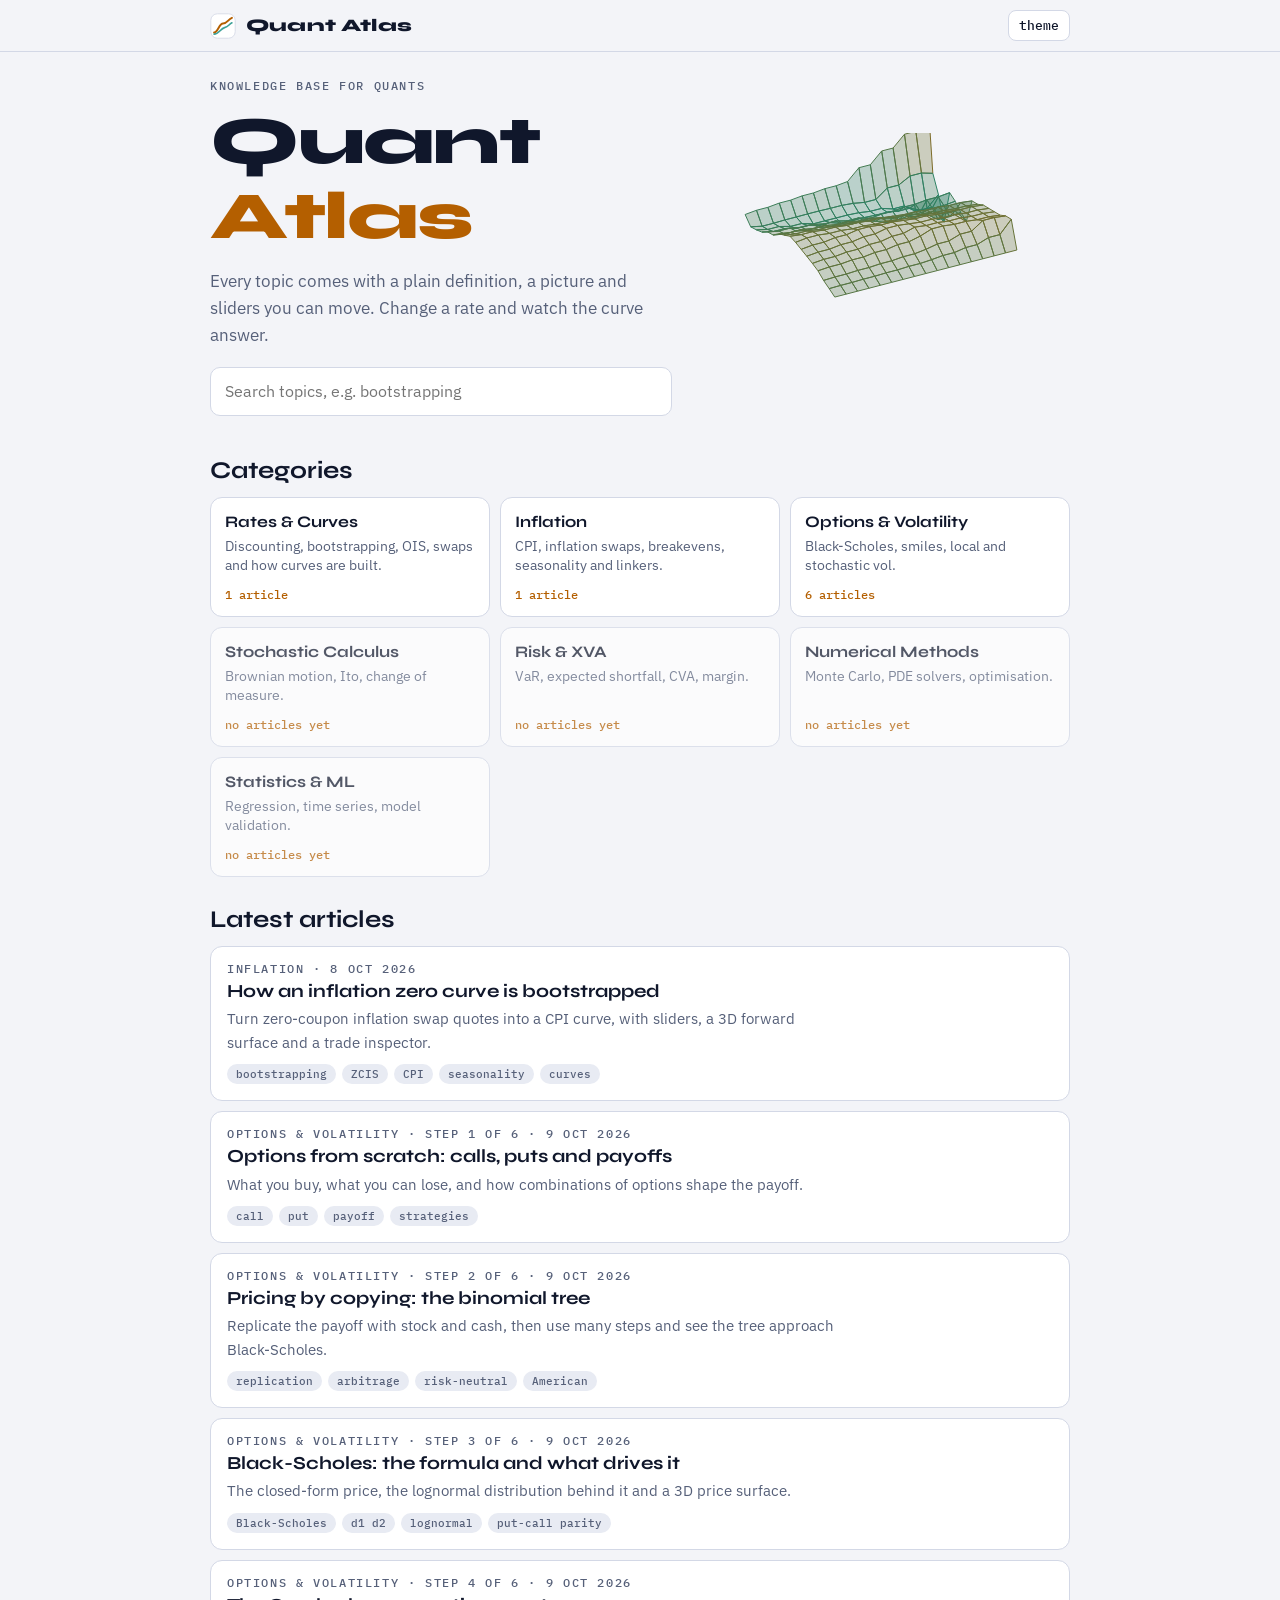
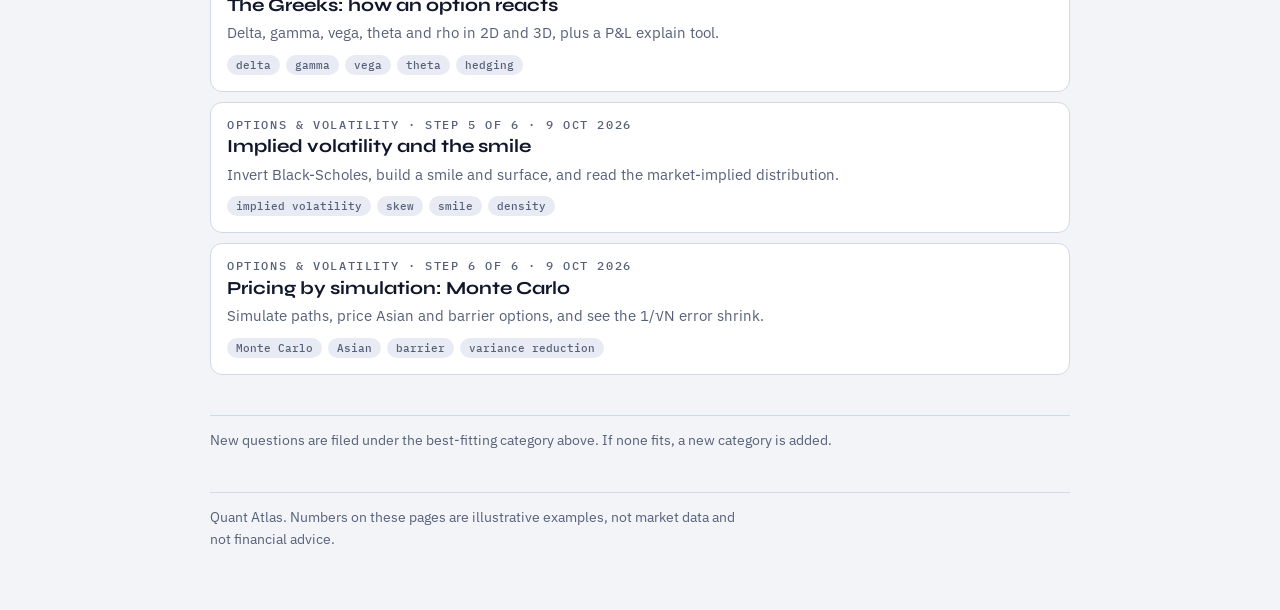
<file: index.html>
<!doctype html>
<html lang="en">
<head>
<meta charset="utf-8">
<meta name="viewport" content="width=device-width,initial-scale=1,viewport-fit=cover">
<title>Quant Atlas</title>
<meta name="description" content="An interactive knowledge base for quants: plain explanations, 2D and 3D charts and sliders for every topic.">
<meta property="og:title" content="Quant Atlas">
<meta property="og:description" content="An interactive knowledge base for quants: plain explanations, 2D and 3D charts and sliders for every topic.">
<meta property="og:type" content="website">
<link rel="icon" href="data:image/svg+xml,%3Csvg xmlns='http://www.w3.org/2000/svg' viewBox='0 0 32 32'%3E%3Crect width='32' height='32' rx='8' fill='%230c1222'/%3E%3Cpath d='M5 24C10 24 11 13 16 13S22 8 27 6' stroke='%23f4b23e' stroke-width='2.6' fill='none' stroke-linecap='round'/%3E%3C/svg%3E">
<script>try{var t=localStorage.getItem('qa-theme');if(t)document.documentElement.setAttribute('data-theme',t);}catch(e){}</script>
<link rel="preconnect" href="https://fonts.googleapis.com">
<link rel="preconnect" href="https://fonts.gstatic.com" crossorigin>
<link rel="stylesheet" href="https://fonts.googleapis.com/css2?family=IBM+Plex+Mono:wght@400;500&family=IBM+Plex+Sans:wght@400;500;600&family=Syne:wght@600;700;800&display=swap">
<link rel="stylesheet" href="assets/site.css">
</head>
<body data-page="home" data-root="">
<div id="site-header"></div>
<main class="wrap">
  <div class="hero">
    <div>
      <div class="eyebrow">Knowledge base for quants</div>
      <h1 style="margin-top:12px">Quant <em>Atlas</em></h1>
      <p class="lead">Every topic comes with a plain definition, a picture and sliders you can move. Change a rate and watch the curve answer.</p>
      <div class="search"><input id="q" type="search" placeholder="Search topics, e.g. bootstrapping" aria-label="Search articles"></div>
    </div>
    <canvas id="hero" aria-label="Rotating wireframe of a forward inflation surface" role="img"></canvas>
  </div>
  <h2 class="sect-title">Categories</h2>
  <div class="cats" id="catGrid"></div>
  <h2 class="sect-title" id="listTitle">Latest articles</h2>
  <div class="list" id="homeList"></div>
  <p class="foot">New questions are filed under the best-fitting category above. If none fits, a new category is added.</p>
</main>
<footer class="foot"><p>Quant Atlas. Numbers on these pages are illustrative examples, not market data and not financial advice.</p></footer>
<script src="assets/registry.js"></script>
<script src="assets/site.js"></script>
<script src="assets/inflation-core.js"></script>
<script src="assets/home.js"></script>
</body>
</html>
</file>
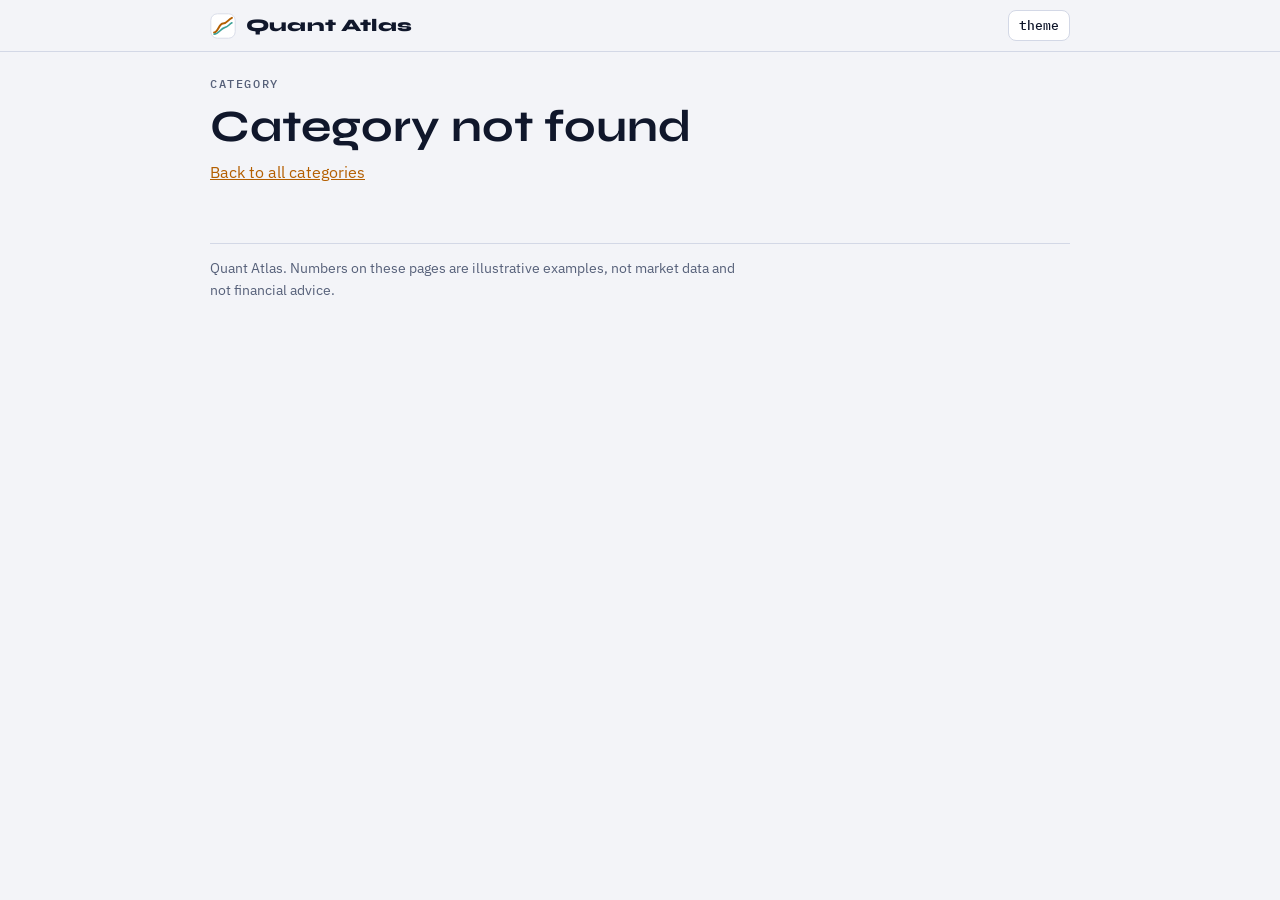
<file: category.html>
<!doctype html>
<html lang="en">
<head>
<meta charset="utf-8">
<meta name="viewport" content="width=device-width,initial-scale=1,viewport-fit=cover">
<title>Category · Quant Atlas</title>
<meta name="description" content="Articles in this category.">
<meta property="og:title" content="Category · Quant Atlas">
<meta property="og:description" content="Articles in this category.">
<meta property="og:type" content="website">
<link rel="icon" href="data:image/svg+xml,%3Csvg xmlns='http://www.w3.org/2000/svg' viewBox='0 0 32 32'%3E%3Crect width='32' height='32' rx='8' fill='%230c1222'/%3E%3Cpath d='M5 24C10 24 11 13 16 13S22 8 27 6' stroke='%23f4b23e' stroke-width='2.6' fill='none' stroke-linecap='round'/%3E%3C/svg%3E">
<script>try{var t=localStorage.getItem('qa-theme');if(t)document.documentElement.setAttribute('data-theme',t);}catch(e){}</script>
<link rel="preconnect" href="https://fonts.googleapis.com">
<link rel="preconnect" href="https://fonts.gstatic.com" crossorigin>
<link rel="stylesheet" href="https://fonts.googleapis.com/css2?family=IBM+Plex+Mono:wght@400;500&family=IBM+Plex+Sans:wght@400;500;600&family=Syne:wght@600;700;800&display=swap">
<link rel="stylesheet" href="assets/site.css">
</head>
<body data-page="category" data-root="">
<div id="site-header"></div>
<main class="wrap">
  <div class="kick"><span class="eyebrow">Category</span></div>
  <h1 id="catTitle" style="font-size:clamp(1.9rem,6vw,2.8rem);margin:12px 0 8px"></h1>
  <p id="catBlurb" class="sub" style="color:var(--muted)"></p>
  <div class="list" id="catList" style="margin-top:18px"></div>
</main>
<footer class="foot"><p>Quant Atlas. Numbers on these pages are illustrative examples, not market data and not financial advice.</p></footer>
<script src="assets/registry.js"></script>
<script src="assets/site.js"></script>
<script src="assets/home.js"></script>
</body>
</html>
</file>
<file: assets/site.css>
/* Quant Atlas styles. Page-level reset first (the single-page version got this from its host). */
:root{color-scheme:light;padding-top:env(safe-area-inset-top,0px);padding-bottom:env(safe-area-inset-bottom,0px)}
html{-webkit-text-size-adjust:100%}
body{margin:0}
img{max-width:100%}
[hidden]{display:none!important}
/* Layout: sticky slim header, hero with a rotating forward-inflation wireframe, category grid, then single-column article with a lab of linked charts. */
:root{
  --bg:#f3f4f8; --surface:#ffffff; --surface2:#e8ebf3; --ink:#10172b; --muted:#566079; --line:#d3d8e6;
  --accent:#b45f00; --accent-soft:#f6e6d2; --c1:#0b8a7e; --c2:#c93a5f; --c3:#5b50e0;
  --display:'Syne','Segoe UI',system-ui,sans-serif; --body:'IBM Plex Sans','Segoe UI',system-ui,sans-serif; --mono:'IBM Plex Mono',ui-monospace,Menlo,Consolas,monospace;
}
@media (prefers-color-scheme: dark){ :root:not([data-theme="light"]){
  --bg:#0c1222; --surface:#141b30; --surface2:#1c2540; --ink:#e7ebf6; --muted:#98a3c0; --line:#2a3454;
  --accent:#f4b23e; --accent-soft:#3a2f1a; --c1:#43d1c0; --c2:#f2708f; --c3:#9a93ff; color-scheme:dark; } }
:root[data-theme="dark"]{
  --bg:#0c1222; --surface:#141b30; --surface2:#1c2540; --ink:#e7ebf6; --muted:#98a3c0; --line:#2a3454;
  --accent:#f4b23e; --accent-soft:#3a2f1a; --c1:#43d1c0; --c2:#f2708f; --c3:#9a93ff; color-scheme:dark; }

*{box-sizing:border-box}
body{background:var(--bg);color:var(--ink);font:400 16px/1.6 var(--body);padding-inline:16px;padding-block:0 48px}
.wrap{max-width:860px;margin-inline:auto}
h1,h2,h3{font-family:var(--display);line-height:1.12;text-wrap:balance;margin:0}
p{margin:0 0 .9em;max-width:68ch}
a{color:var(--accent)}
button{font:inherit;color:inherit;cursor:pointer}
:focus-visible{outline:2px solid var(--accent);outline-offset:2px}
.mono{font-family:var(--mono)}
.eyebrow{font:500 .72rem/1 var(--mono);letter-spacing:.14em;text-transform:uppercase;color:var(--muted)}

/* header */
.top{position:sticky;top:env(safe-area-inset-top,0px);z-index:20;background:var(--bg);border-bottom:1px solid var(--line);margin-inline:-16px;padding:10px 16px}
.top .wrap{display:flex;align-items:center;gap:12px}
.brand{display:flex;align-items:center;gap:10px;background:none;border:0;padding:0;font:800 1.1rem var(--display);letter-spacing:.01em}
.brand svg{width:26px;height:26px}
.spacer{flex:1}
.iconbtn{background:var(--surface);border:1px solid var(--line);border-radius:8px;padding:6px 10px;font:500 .8rem var(--mono)}
.crumbs{display:flex;gap:6px;align-items:center;font:500 .78rem var(--mono);color:var(--muted);min-width:0}
.crumbs button{background:none;border:0;padding:0;color:var(--muted);text-decoration:underline;text-underline-offset:3px}

/* hero */
.hero{display:grid;grid-template-columns:1.1fr .9fr;gap:20px;align-items:center;padding-block:28px 12px}
.hero h1{font-size:clamp(2.4rem,9vw,4.2rem);font-weight:800;letter-spacing:-.02em}
.hero h1 em{font-style:normal;color:var(--accent)}
.hero p.lead{font-size:1.05rem;color:var(--muted);margin-top:14px}
.hero canvas{width:100%;height:230px;display:block}
.search{margin-top:18px;display:flex;gap:8px}
.search input{flex:1;min-width:0;background:var(--surface);border:1px solid var(--line);border-radius:10px;padding:11px 14px;font:inherit;color:var(--ink)}
@media (max-width:640px){.hero{grid-template-columns:1fr}.hero canvas{height:200px;order:-1}}

/* category grid */
.sect-title{margin:30px 0 12px}
.cats{display:grid;grid-template-columns:repeat(auto-fill,minmax(210px,1fr));gap:10px}
.cat{text-align:left;background:var(--surface);border:1px solid var(--line);border-radius:12px;padding:14px;display:flex;flex-direction:column;gap:6px;min-width:0}
.cat:hover{border-color:var(--accent)}
.cat b{font:700 1rem var(--display)}
.cat span.d{font-size:.85rem;color:var(--muted);line-height:1.4}
.cat .n{font:500 .72rem var(--mono);color:var(--accent);margin-top:auto;padding-top:6px}
.cat.empty{opacity:.7}
.list{display:flex;flex-direction:column;gap:10px}
.art{display:block;width:100%;text-align:left;background:var(--surface);border:1px solid var(--line);border-radius:12px;padding:16px}
.art:hover{border-color:var(--accent)}
.art h3{font-size:1.15rem;margin:6px 0}
.art p{margin:0;color:var(--muted);font-size:.92rem}
.tags{display:flex;flex-wrap:wrap;gap:6px;margin-top:10px}
.tag{font:500 .7rem var(--mono);background:var(--surface2);border-radius:99px;padding:3px 9px;color:var(--muted)}
.empty-note{background:var(--surface);border:1px dashed var(--line);border-radius:12px;padding:18px;color:var(--muted)}
.foot{margin-top:40px;color:var(--muted);font-size:.85rem;border-top:1px solid var(--line);padding-top:14px}

/* article */
.kick{margin-top:26px;display:flex;gap:8px;flex-wrap:wrap}
.article h1{font-size:clamp(1.9rem,6.5vw,3rem);margin:12px 0 10px;letter-spacing:-.015em}
.article .sub{font-size:1.08rem;color:var(--muted)}
.article h2{font-size:1.5rem;margin:40px 0 10px}
.article h3{font-size:1.05rem;margin:22px 0 6px}
.formula{background:var(--surface);border:1px solid var(--line);border-left:4px solid var(--accent);border-radius:10px;padding:14px 16px;font:500 .95rem/1.9 var(--mono);overflow-x:auto;margin:14px 0}
.formula small{color:var(--muted);font-weight:400}
.gloss{display:grid;grid-template-columns:repeat(auto-fit,minmax(240px,1fr));gap:10px;margin:14px 0}
.gloss div{background:var(--surface);border:1px solid var(--line);border-radius:10px;padding:12px 14px;min-width:0}
.gloss dt{font:600 .9rem var(--display);color:var(--accent);margin-bottom:3px}
.gloss dd{margin:0;font-size:.9rem;line-height:1.5;color:var(--ink)}
.gloss dd i{color:var(--muted)}
ol.moves{padding:0;margin:14px 0;list-style:none;counter-reset:m;display:flex;flex-direction:column;gap:10px}
ol.moves li{counter-increment:m;background:var(--surface);border:1px solid var(--line);border-radius:10px;padding:12px 14px 12px 52px;position:relative;min-width:0}
ol.moves li::before{content:counter(m);position:absolute;left:14px;top:12px;width:26px;height:26px;border-radius:50%;background:var(--accent);color:var(--bg);font:700 .85rem/26px var(--mono);text-align:center}
ol.moves li b{font-family:var(--display)}
ol.moves li p{margin:.3em 0 0;font-size:.93rem;color:var(--muted)}

/* lab */
.lab{background:var(--surface);border:1px solid var(--line);border-radius:14px;padding:16px;margin:16px 0;min-width:0}
.lab h3{margin-top:0}
.lab .hint{font-size:.88rem;color:var(--muted);margin:4px 0 12px}
.sliders{display:grid;grid-template-columns:repeat(auto-fit,minmax(140px,1fr));gap:12px 16px;margin-bottom:10px}
.sl label{display:flex;justify-content:space-between;font:500 .78rem var(--mono);color:var(--muted)}
.sl label output{color:var(--ink)}
input[type=range]{width:100%;accent-color:var(--accent);margin:6px 0 0;height:28px}
.presets{display:flex;flex-wrap:wrap;gap:8px;margin:2px 0 12px}
.chip{background:var(--surface2);border:1px solid var(--line);border-radius:99px;padding:6px 12px;font:500 .8rem var(--mono)}
.chip:hover{border-color:var(--accent)}
.chip.on{background:var(--accent);color:var(--bg);border-color:var(--accent)}
.plot{width:100%;min-width:0}
.readouts{display:flex;flex-wrap:wrap;gap:8px;margin:6px 0 4px}
.ro{background:var(--surface2);border-radius:8px;padding:6px 10px;font:500 .78rem var(--mono);color:var(--muted)}
.ro b{color:var(--ink);font-weight:500}
.calc{font:500 .88rem/1.7 var(--mono);background:var(--surface2);border-radius:8px;padding:10px 12px;overflow-x:auto;margin-top:8px}
.calc b{color:var(--accent);font-weight:500}
.two{display:grid;grid-template-columns:1fr 1fr;gap:6px 14px;font:500 .84rem var(--mono);margin-top:10px}
.two span:nth-child(odd){color:var(--muted)}
.two span:nth-child(even){text-align:right;color:var(--ink)}
.sources{font-size:.85rem;color:var(--muted);padding-left:18px}
.sources li{margin:3px 0}
.note{background:var(--accent-soft);border-radius:10px;padding:12px 14px;font-size:.92rem;margin:14px 0}
@media (prefers-reduced-motion:reduce){*{scroll-behavior:auto!important}}

/* ---- options track additions ---- */
.grp{display:flex;flex-wrap:wrap;align-items:center;gap:6px 10px;margin-bottom:2px}
.gl{font:500 .72rem var(--mono);letter-spacing:.1em;text-transform:uppercase;color:var(--muted)}
.pathnav{display:flex;flex-wrap:wrap;align-items:center;gap:6px 8px;margin:14px 0 4px}
.nextrow{margin-top:34px;display:flex;flex-direction:column;gap:8px}
details.deep{background:var(--surface);border:1px solid var(--line);border-radius:10px;padding:2px 16px;margin:20px 0}
details.deep summary{cursor:pointer;font:600 .98rem var(--display);padding:12px 0;color:var(--accent);list-style:none}
details.deep summary::-webkit-details-marker{display:none}
details.deep summary::before{content:'+';font-family:var(--mono);display:inline-block;width:1.2em}
details.deep[open] summary::before{content:'\2212'}
details.deep[open] summary{border-bottom:1px solid var(--line);margin-bottom:12px}
details.deep .formula{background:var(--surface2)}
.lab .presets{margin-top:6px}
.lab .grp+.grp{margin-top:2px}
.lab .calc{line-height:1.8}
.ro{max-width:100%}

/* links used as cards, chips and breadcrumbs (multi-page version) */
a.brand,a.art,a.cat,a.chip{color:inherit;text-decoration:none}
a.chip{display:inline-block}
.crumbs a{background:none;border:0;padding:0;color:var(--muted);text-decoration:underline;text-underline-offset:3px}
.foot{max-width:860px;margin-inline:auto}
</file>
